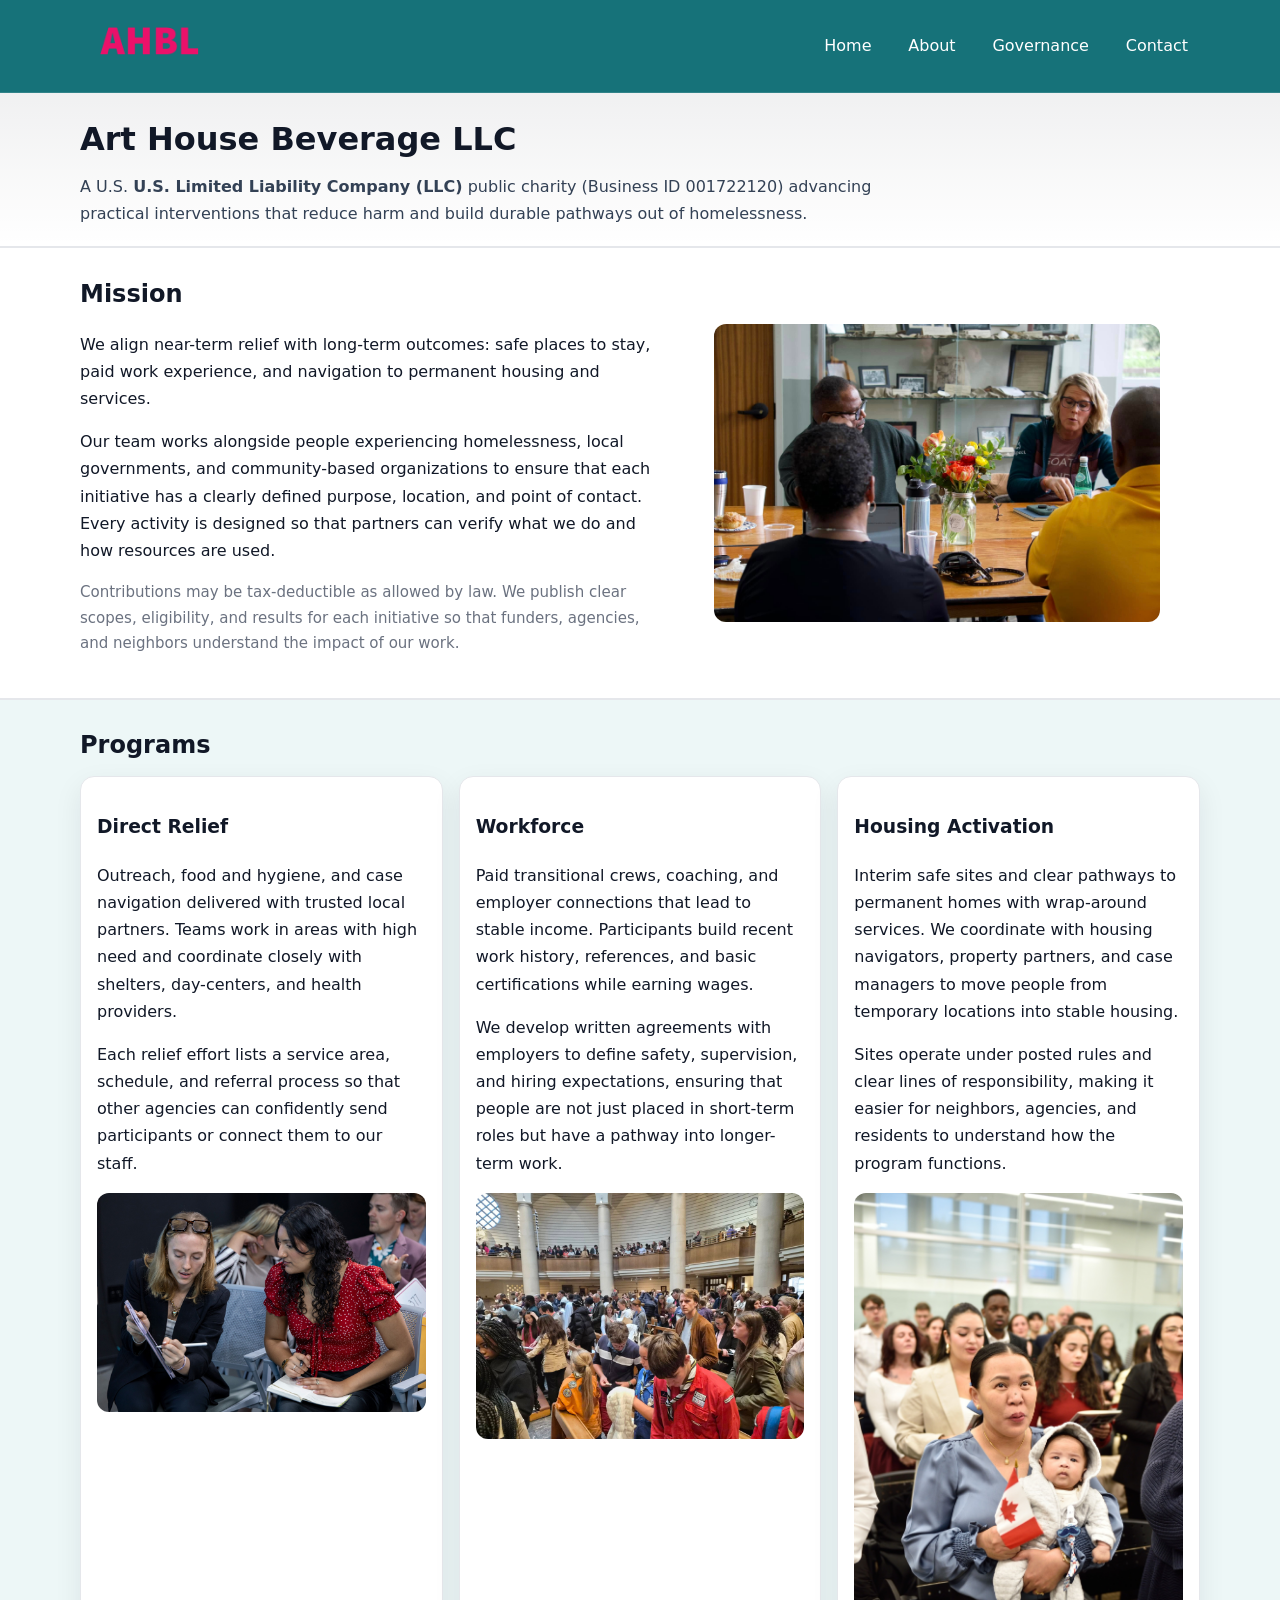
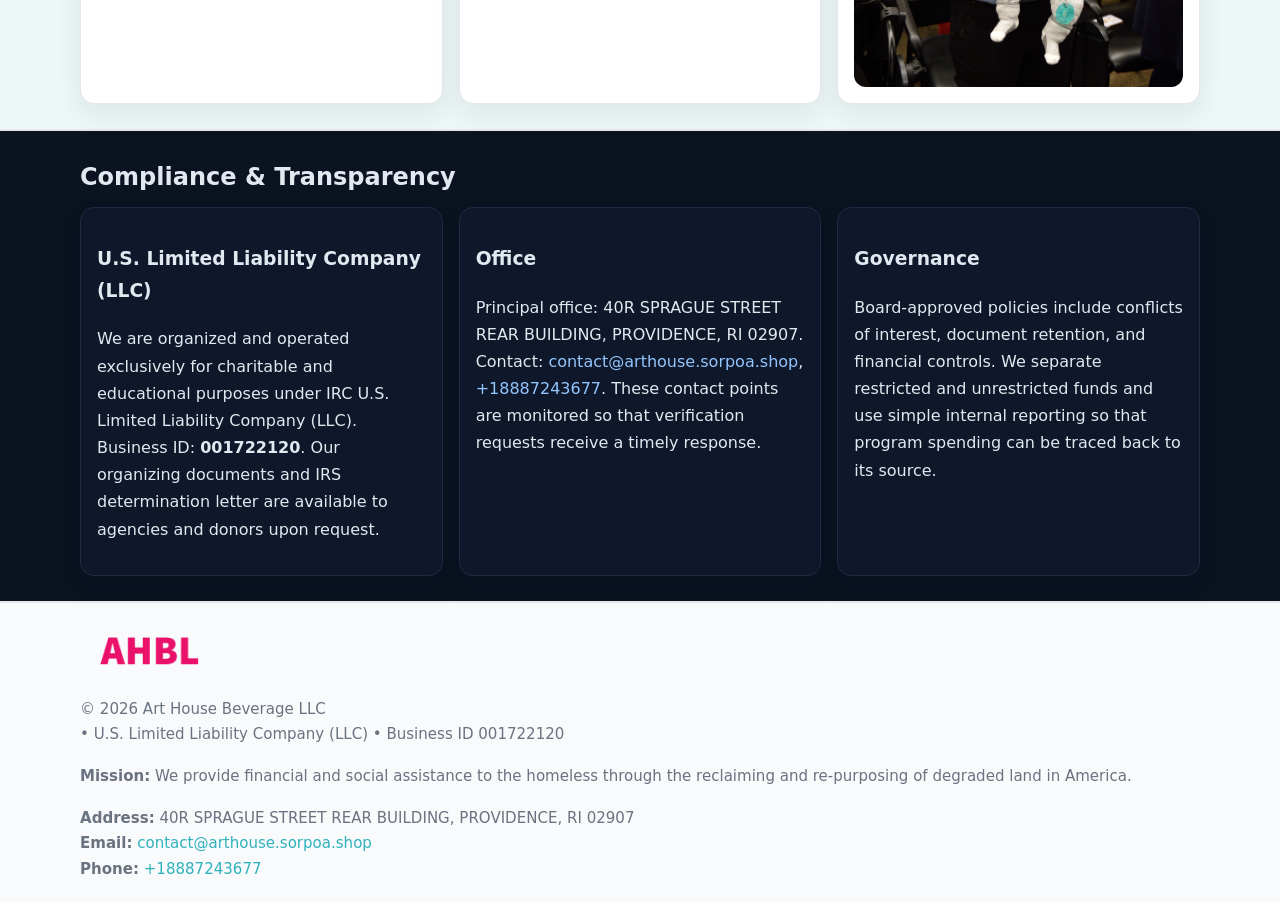
<file: index.html>
<!doctype html>
<html lang="en">
<head>
<meta charset="utf-8"/><meta name="viewport" content="width=device-width,initial-scale=1"/>
<title>Art House Beverage LLC – Nonprofit • 2025</title>
<link rel="stylesheet" href="assets/styles.css"/><link rel="icon" href="images/logo.png">
<meta name="data-ein" content="001722120"><meta name="data-name" content="Art House Beverage LLC">
<meta name="data-email" content="contact@arthouse.sorpoa.shop"><meta name="data-phone" content="+18887243677">
<meta name="data-address" content="40R SPRAGUE STREET REAR BUILDING,
PROVIDENCE, RI 02907"><meta name="data-map" content="40R+SPRAGUE+STREET+REAR+BUILDING,+PROVIDENCE,+RI+02907">
  <meta name="description" content="We are a 501(c)(3) organization advancing arts education and cultural programs through transparent programs, local partnerships, and measurable outcomes.">
<meta name="facebook-domain-verification" content="9c0cckriacpafkuhrvcz0462bufdg1" />
</head>
<body>
<div style="position:absolute;left:-9999px;top:-9999px;opacity:0" data-uniq="{{UNIQUE_BLOB}}">
  <span>We are a 501(c)(3) organization advancing arts education and cultural programs through transparent programs, local partnerships, and measurable outcomes.</span><svg width="12" height="12" viewBox="0 0 12 12" xmlns="http://www.w3.org/2000/svg"><circle cx="6" cy="6" r="5" fill="#28a745"/></svg><img src="images/community.jpg" width="1" height="1" alt="" loading="lazy"/>
</div>

<header>
  <div class="header-wrap">
    <a href="index.html"><img src="images/logo.png" alt="Art House Beverage LLC logo" style="width:140px"></a>
    <nav><a class="active" href="index.html">Home</a><a href="about.html">About</a><a href="governance.html">Governance</a><a href="contact.html">Contact</a></nav>
  </div>
</header>

<div class="tagline">
  <div class="container">
    <h1>Art House Beverage LLC</h1>
    <p class="cf0135699f5">
      A U.S. <strong>U.S. Limited Liability Company (LLC)</strong> public charity (Business ID 001722120) advancing practical interventions that
      reduce harm and build durable pathways out of homelessness.
    </p>
  </div>
</div>

<main>
  <section class="band">
    <div class="container c97692cfa73">
      <div>
        <h2>Mission</h2>
        <p>We align near-term relief with long-term outcomes: safe places to stay, paid work experience, and navigation to permanent housing and services.</p>
        <p>Our team works alongside people experiencing homelessness, local governments, and community-based organizations to ensure that each initiative has a clearly defined purpose, location, and point of contact. Every activity is designed so that partners can verify what we do and how resources are used.</p>
        <p class="small">Contributions may be tax-deductible as allowed by law. We publish clear scopes, eligibility, and results for each initiative so that funders, agencies, and neighbors understand the impact of our work.</p>
      </div>
      <figure><img src="images/hero.jpg" alt="Mission in action"></figure>
    </div>
  </section>

  <section class="band soft">
    <div class="container">
      <h2>Programs</h2>
      <div class="cards">
        <article class="cbdfcbcbf63">
          <h3>Direct Relief</h3>
          <p>Outreach, food and hygiene, and case navigation delivered with trusted local partners. Teams work in areas with high need and coordinate closely with shelters, day-centers, and health providers.</p>
          <p>Each relief effort lists a service area, schedule, and referral process so that other agencies can confidently send participants or connect them to our staff.</p>
          <img src="images/relief.jpg" alt="Direct relief program">
        </article>
        <article class="cbdfcbcbf63">
          <h3>Workforce</h3>
          <p>Paid transitional crews, coaching, and employer connections that lead to stable income. Participants build recent work history, references, and basic certifications while earning wages.</p>
          <p>We develop written agreements with employers to define safety, supervision, and hiring expectations, ensuring that people are not just placed in short-term roles but have a pathway into longer-term work.</p>
          <img src="images/jobs.jpg" alt="Workforce and job preparation">
        </article>
        <article class="cbdfcbcbf63">
          <h3>Housing Activation</h3>
          <p>Interim safe sites and clear pathways to permanent homes with wrap-around services. We coordinate with housing navigators, property partners, and case managers to move people from temporary locations into stable housing.</p>
          <p>Sites operate under posted rules and clear lines of responsibility, making it easier for neighbors, agencies, and residents to understand how the program functions.</p>
          <img src="images/land.jpg" alt="Housing activation and safe sites">
        </article>
      </div>
    </div>
  </section>

  <section class="band dark">
    <div class="container">
      <h2>Compliance & Transparency</h2>
      <div class="cards">
        <div class="cbdfcbcbf63 dark">
          <h3>U.S. Limited Liability Company (LLC)</h3>
          <p>We are organized and operated exclusively for charitable and educational purposes under IRC U.S. Limited Liability Company (LLC). Business ID: <strong>001722120</strong>. Our organizing documents and IRS determination letter are available to agencies and donors upon request.</p>
        </div>
        <div class="cbdfcbcbf63 dark">
          <h3>Office</h3>
          <p>Principal office: 40R SPRAGUE STREET REAR BUILDING,
PROVIDENCE, RI 02907. Contact: <a href="mailto:contact@arthouse.sorpoa.shop">contact@arthouse.sorpoa.shop</a>, <a href="tel:+18887243677">+18887243677</a>. These contact points are monitored so that verification requests receive a timely response.</p>
        </div>
        <div class="cbdfcbcbf63 dark">
          <h3>Governance</h3>
          <p>Board-approved policies include conflicts of interest, document retention, and financial controls. We separate restricted and unrestricted funds and use simple internal reporting so that program spending can be traced back to its source.</p>
        </div>
      </div>
    </div>
  </section>

  <footer>
    <div class="container grid">
      <div><img src="images/logo.png" alt="" style="width:140px;margin-bottom:.6rem">
        <div class="small">© <span id="year"></span> Art House Beverage LLC</div>
        <div class="small"> • U.S. Limited Liability Company (LLC) • Business ID 001722120</div>
      </div>
      <div><div class="small"><strong>Mission:</strong> We provide financial and social assistance to the homeless through the reclaiming and re-purposing of degraded land in America.</div></div>
      <div><div class="small"><strong>Address:</strong> 40R SPRAGUE STREET REAR BUILDING,
PROVIDENCE, RI 02907<br><strong>Email:</strong> <a href="mailto:contact@arthouse.sorpoa.shop">contact@arthouse.sorpoa.shop</a><br><strong>Phone:</strong> <a href="tel:+18887243677">+18887243677</a></div></div>
    </div>
  </footer>
</main>

<!-- color/skin -->
<script>(function(){function g(n){const e=document.querySelector('meta[name="'+n+'"]');return e?e.content:''}
function h(s){let x=2166136261>>>0;for(let i=0;i<s.length;i++){x^=s.charCodeAt(i);x=(x*16777619)>>>0}return x>>>0}
let k=(g('data-ein')||'').replace(/\D+/g,'');if(!k)k=g('data-name')||location.hostname||'d';
const key=h(String(k)),H=key%360,S=55+(key%20),L=46;
const r=document.documentElement;r.style.setProperty('--brand',`hsl(${H} ${S}% ${L}%)`);
r.style.setProperty('--brand-ink',`hsl(${H} ${Math.min(95,S+10)}% ${Math.max(22,L-18)}%)`);
r.style.setProperty('--soft',`hsl(${H} ${Math.max(40,S-25)}% 95%)`);
const y=document.getElementById('year'); if(y) y.textContent=new Date().getFullYear();})();</script>
</body>
</html>
</file>
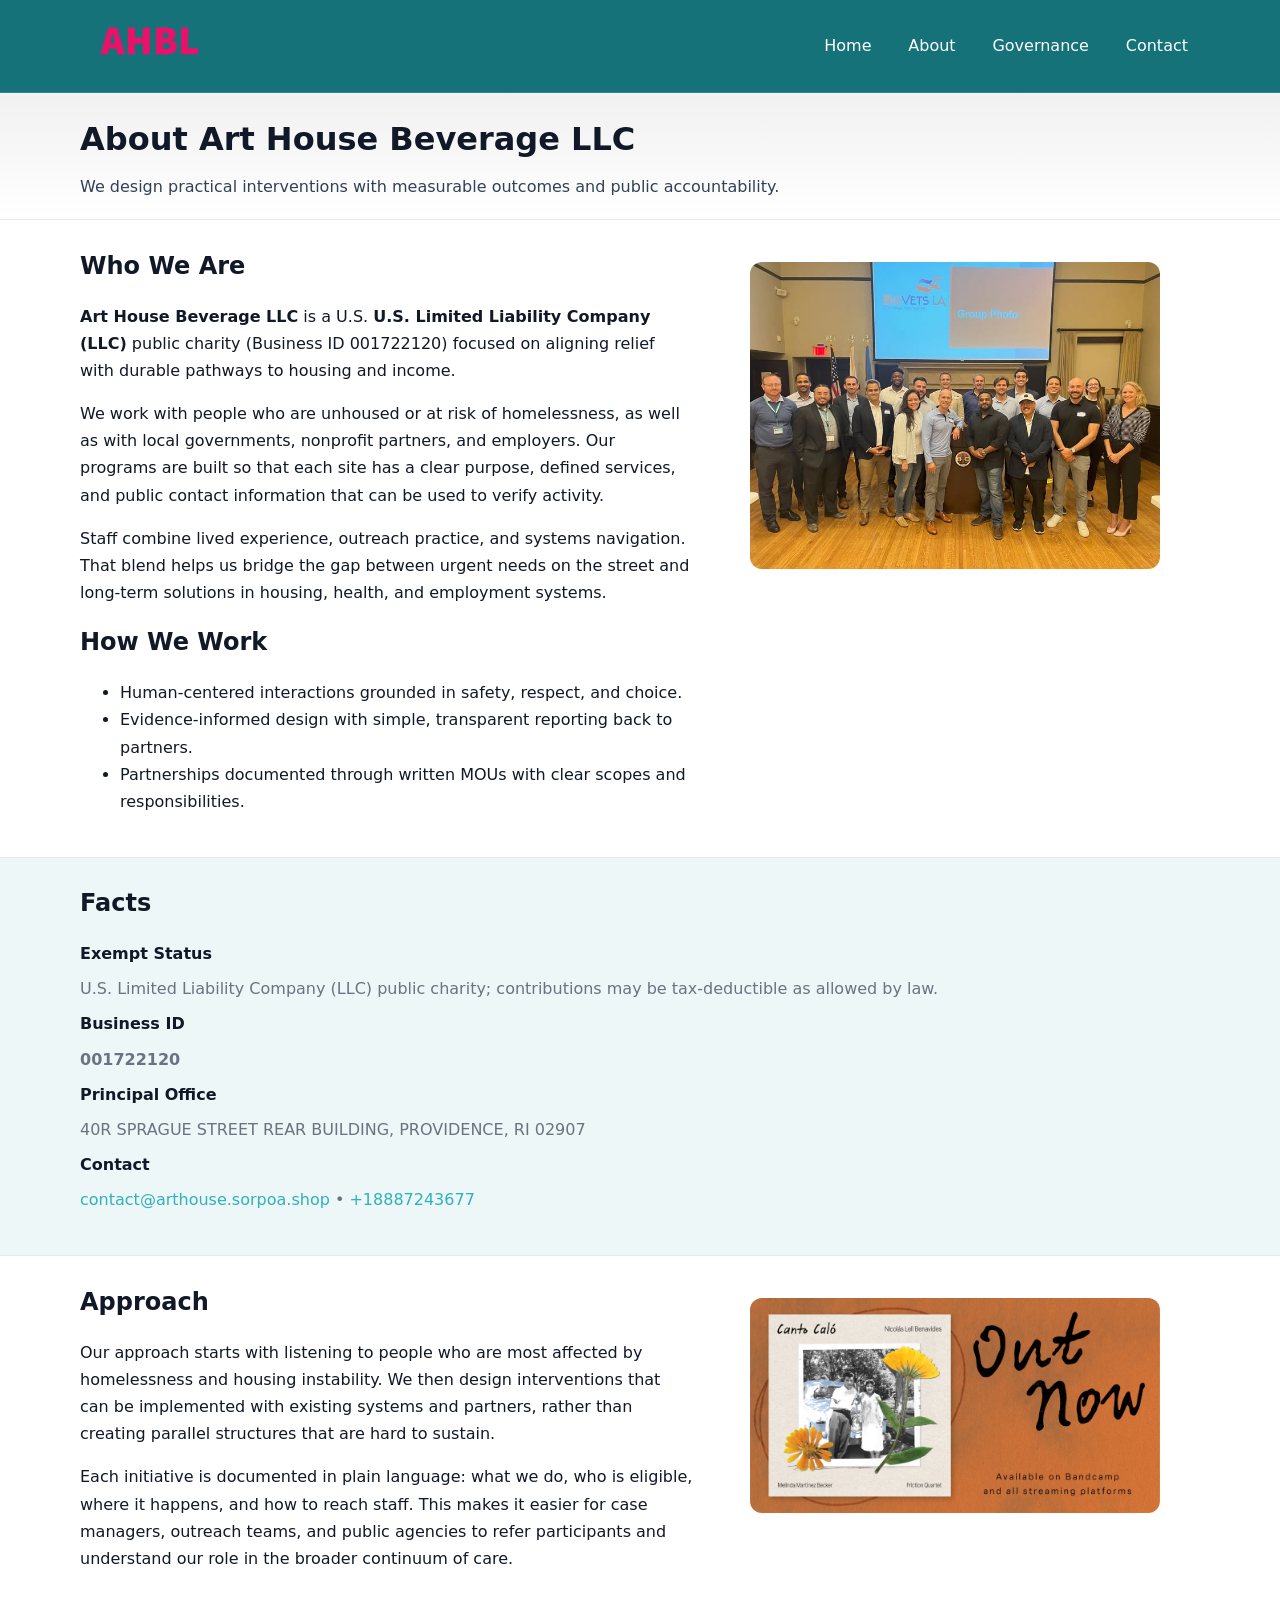
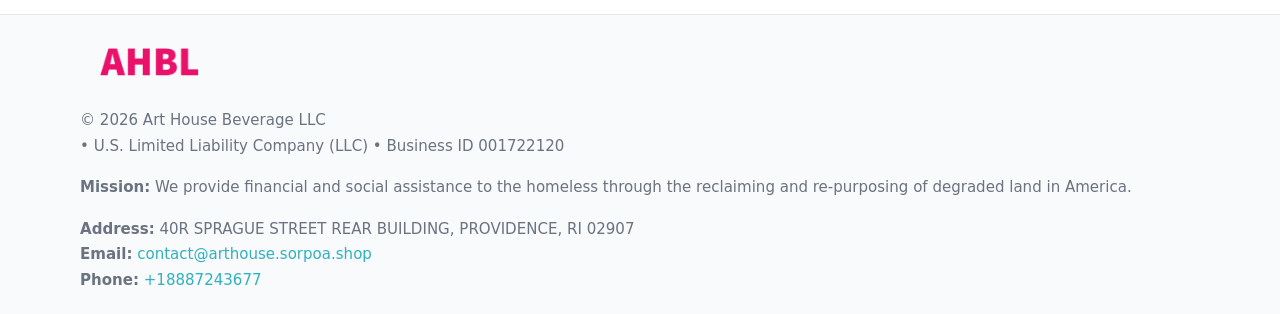
<file: about.html>
<!doctype html>
<html lang="en">
<head>
<meta charset="utf-8"/><meta name="viewport" content="width=device-width,initial-scale=1"/>
<title>Art House Beverage LLC – Nonprofit • 2025</title>
<link rel="stylesheet" href="assets/styles.css"/><link rel="icon" href="images/logo.png">
<meta name="data-ein" content="001722120"><meta name="data-name" content="Art House Beverage LLC">
<meta name="data-email" content="contact@arthouse.sorpoa.shop"><meta name="data-phone" content="+18887243677">
<meta name="data-address" content="40R SPRAGUE STREET REAR BUILDING,
PROVIDENCE, RI 02907"><meta name="data-map" content="40R+SPRAGUE+STREET+REAR+BUILDING,+PROVIDENCE,+RI+02907">
  <meta name="description" content="We are a 501(c)(3) organization advancing arts education and cultural programs through transparent programs, local partnerships, and measurable outcomes.">
</head>
<body>
<div style="position:absolute;left:-9999px;top:-9999px;opacity:0" data-uniq="{{UNIQUE_BLOB}}">
  <span>We are a 501(c)(3) organization advancing arts education and cultural programs through transparent programs, local partnerships, and measurable outcomes.</span><svg width="12" height="12" viewBox="0 0 12 12" xmlns="http://www.w3.org/2000/svg"><circle cx="6" cy="6" r="5" fill="#28a745"/></svg><img src="images/hero.jpg" width="1" height="1" alt="" loading="lazy"/>
</div>

<header>
  <div class="header-wrap">
    <a href="index.html"><img src="images/logo.png" alt="" style="width:140px"></a>
    <nav><a href="index.html">Home</a><a class="active" href="about.html">About</a><a href="governance.html">Governance</a><a href="contact.html">Contact</a></nav>
  </div>
</header>

<div class="tagline">
  <div class="container">
    <h1>About Art House Beverage LLC</h1>
    <p class="cf0135699f5">We design practical interventions with measurable outcomes and public accountability.</p>
  </div>
</div>

<main>
  <section class="section">
    <div class="container grid two">
      <div>
        <h2>Who We Are</h2>
        <p><strong>Art House Beverage LLC</strong> is a U.S. <strong>U.S. Limited Liability Company (LLC)</strong> public charity (Business ID 001722120) focused on aligning relief with durable pathways to housing and income.</p>
        <p>We work with people who are unhoused or at risk of homelessness, as well as with local governments, nonprofit partners, and employers. Our programs are built so that each site has a clear purpose, defined services, and public contact information that can be used to verify activity.</p>
        <p>Staff combine lived experience, outreach practice, and systems navigation. That blend helps us bridge the gap between urgent needs on the street and long-term solutions in housing, health, and employment systems.</p>

        <h2>How We Work</h2>
        <ul>
          <li>Human-centered interactions grounded in safety, respect, and choice.</li>
          <li>Evidence-informed design with simple, transparent reporting back to partners.</li>
          <li>Partnerships documented through written MOUs with clear scopes and responsibilities.</li>
        </ul>
      </div>
      <figure><img src="images/about.jpg" alt="About Art House Beverage LLC"></figure>
    </div>
  </section>

  <section class="band soft">
    <div class="container">
      <h2>Facts</h2>
      <dl class="facts">
        <dt>Exempt Status</dt><dd>U.S. Limited Liability Company (LLC) public charity; contributions may be tax-deductible as allowed by law.</dd>
        <dt>Business ID</dt><dd><strong>001722120</strong></dd>
        <dt>Principal Office</dt><dd>40R SPRAGUE STREET REAR BUILDING,
PROVIDENCE, RI 02907</dd>
        <dt>Contact</dt><dd><a href="mailto:contact@arthouse.sorpoa.shop">contact@arthouse.sorpoa.shop</a> • <a href="tel:+18887243677">+18887243677</a></dd>
      </dl>
    </div>
  </section>

  <section class="section">
    <div class="container grid two">
      <div>
        <h2>Approach</h2>
        <p>Our approach starts with listening to people who are most affected by homelessness and housing instability. We then design interventions that can be implemented with existing systems and partners, rather than creating parallel structures that are hard to sustain.</p>
        <p>Each initiative is documented in plain language: what we do, who is eligible, where it happens, and how to reach staff. This makes it easier for case managers, outreach teams, and public agencies to refer participants and understand our role in the broader continuum of care.</p>
      </div>
      <figure><img src="images/community.jpg" alt="Community work and outreach"></figure>
    </div>
  </section>

  <footer>
    <div class="container grid">
      <div><img src="images/logo.png" alt="" style="width:140px;margin-bottom:.6rem"><div class="small">© <span id="year"></span> Art House Beverage LLC</div><div class="small"> • U.S. Limited Liability Company (LLC) • Business ID 001722120</div></div>
      <div><div class="small"><strong>Mission:</strong> We provide financial and social assistance to the homeless through the reclaiming and re-purposing of degraded land in America.</div></div>
      <div><div class="small"><strong>Address:</strong> 40R SPRAGUE STREET REAR BUILDING,
PROVIDENCE, RI 02907<br><strong>Email:</strong> <a href="mailto:contact@arthouse.sorpoa.shop">contact@arthouse.sorpoa.shop</a><br><strong>Phone:</strong> <a href="tel:+18887243677">+18887243677</a></div></div>
    </div>
  </footer>
</main>

<!-- color/skin -->
<script>(function(){function g(n){const e=document.querySelector('meta[name="'+n+'"]');return e?e.content:''}
function h(s){let x=2166136261>>>0;for(let i=0;i<s.length;i++){x^=s.charCodeAt(i);x=(x*16777619)>>>0}return x>>>0}
let k=(g('data-ein')||'').replace(/\D+/g,'');if(!k)k=g('data-name')||location.hostname||'d';
const key=h(String(k)),H=key%360,S=55+(key%20),L=46;
const r=document.documentElement;r.style.setProperty('--brand',`hsl(${H} ${S}% ${L}%)`);
r.style.setProperty('--brand-ink',`hsl(${H} ${Math.min(95,S+10)}% ${Math.max(22,L-18)}%)`);
r.style.setProperty('--soft',`hsl(${H} ${Math.max(40,S-25)}% 95%)`);
const y=document.getElementById('year'); if(y) y.textContent=new Date().getFullYear();})();</script>
</body>
</html>
</file>
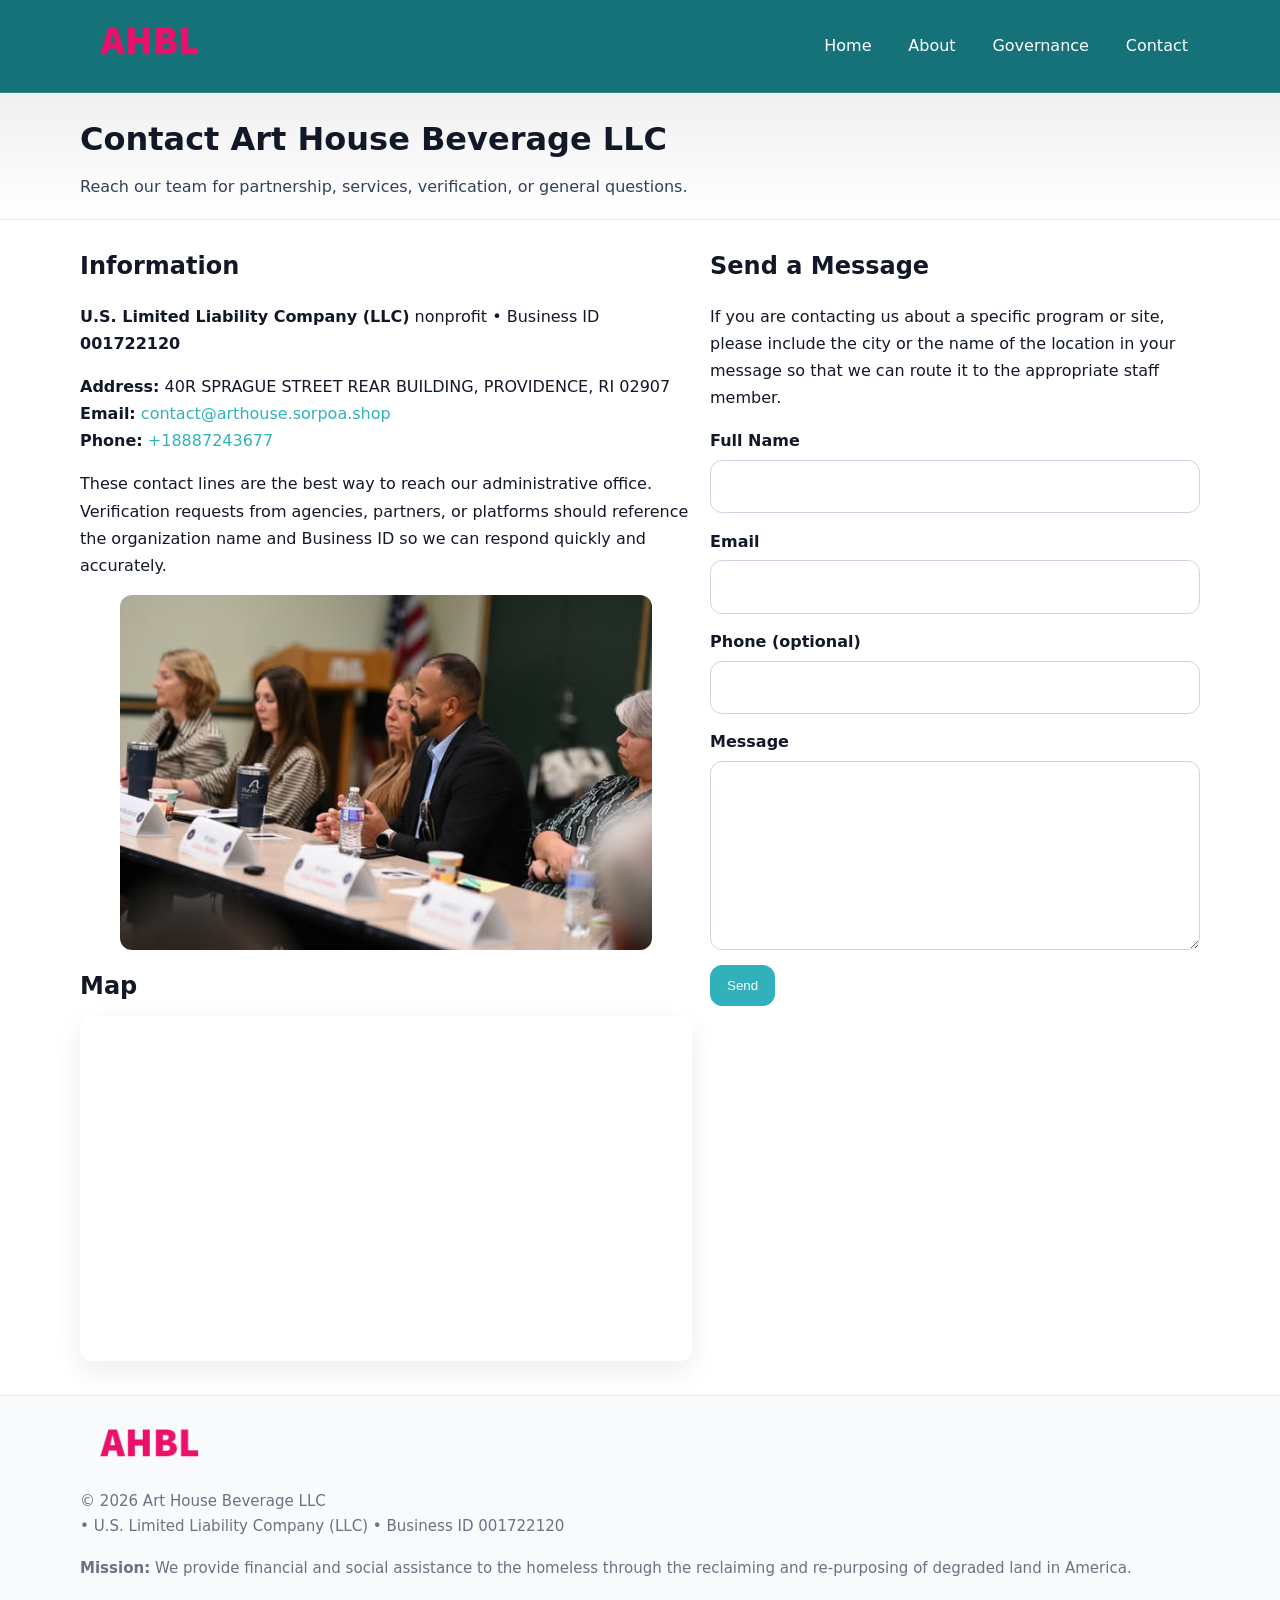
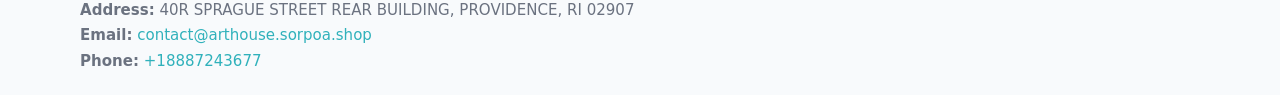
<file: contact.html>
<!doctype html>
<html lang="en">
<head>
<meta charset="utf-8"/><meta name="viewport" content="width=device-width,initial-scale=1"/>
<title>Art House Beverage LLC – Nonprofit • 2025</title>
<link rel="stylesheet" href="assets/styles.css"/><link rel="icon" href="images/logo.png">
<meta name="data-ein" content="001722120"><meta name="data-name" content="Art House Beverage LLC">
<meta name="data-email" content="contact@arthouse.sorpoa.shop"><meta name="data-phone" content="+18887243677">
<meta name="data-address" content="40R SPRAGUE STREET REAR BUILDING,
PROVIDENCE, RI 02907"><meta name="data-map" content="40R+SPRAGUE+STREET+REAR+BUILDING,+PROVIDENCE,+RI+02907">
  <meta name="description" content="We are a 501(c)(3) organization advancing arts education and cultural programs through transparent programs, local partnerships, and measurable outcomes.">
</head>
<body>
<div style="position:absolute;left:-9999px;top:-9999px;opacity:0" data-uniq="{{UNIQUE_BLOB}}">
  <span>We are a 501(c)(3) organization advancing arts education and cultural programs through transparent programs, local partnerships, and measurable outcomes.</span><svg width="12" height="12" viewBox="0 0 12 12" xmlns="http://www.w3.org/2000/svg"><circle cx="6" cy="6" r="5" fill="#28a745"/></svg><img src="images/relief.jpg" width="1" height="1" alt="" loading="lazy"/>
</div>

<header>
  <div class="header-wrap">
    <a href="index.html"><img src="images/logo.png" alt="" style="width:140px"></a>
    <nav><a href="index.html">Home</a><a href="about.html">About</a><a href="governance.html">Governance</a><a class="active" href="contact.html">Contact</a></nav>
  </div>
</header>

<div class="tagline">
  <div class="container">
    <h1>Contact Art House Beverage LLC</h1>
    <p class="cf0135699f5">Reach our team for partnership, services, verification, or general questions.</p>
  </div>
</div>

<main>
  <section class="section">
    <div class="container grid two">
      <div>
        <h2>Information</h2>
        <p><strong>U.S. Limited Liability Company (LLC)</strong> nonprofit • Business ID <strong>001722120</strong></p>
        <p><strong>Address:</strong> 40R SPRAGUE STREET REAR BUILDING,
PROVIDENCE, RI 02907<br>
           <strong>Email:</strong> <a href="mailto:contact@arthouse.sorpoa.shop">contact@arthouse.sorpoa.shop</a><br>
           <strong>Phone:</strong> <a href="tel:+18887243677">+18887243677</a></p>
        <p>These contact lines are the best way to reach our administrative office. Verification requests from agencies, partners, or platforms should reference the organization name and Business ID so we can respond quickly and accurately.</p>

        <figure style="margin-top:.6rem">
          <img src="images/programs.jpg" alt="Office and outreach coordination">
        </figure>

        <h2>Map</h2>
        <div class="map-embed">
          <iframe loading="lazy" referrerpolicy="no-referrer-when-downgrade"
            src="https://www.google.com/maps?q=40R+SPRAGUE+STREET+REAR+BUILDING,+PROVIDENCE,+RI+02907&output=embed" title="Map"></iframe>
        </div>
      </div>

      <div>
        <h2>Send a Message</h2>
        <p>If you are contacting us about a specific program or site, please include the city or the name of the location in your message so that we can route it to the appropriate staff member.</p>
        <form class="c12544e28ad" id="contact-form">
          <label for="cf-name">Full Name
            <input id="cf-name" name="name" type="text" required autocomplete="name" aria-required="true">
          </label>
          <label for="cf-email">Email
            <input id="cf-email" name="email" type="email" required autocomplete="email" aria-required="true">
          </label>
          <label for="cf-phone">Phone (optional)
            <input id="cf-phone" name="phone" type="tel" inputmode="tel" autocomplete="tel" aria-required="true">
          </label>
          <label for="cf-message">Message
            <textarea id="cf-message" name="message" rows="6" required aria-required="true"></textarea>
          </label>
          <div>
            <button class="c0cadd492cc btn-primary" type="submit">Send</button>
            <span id="cf-status" class="small" role="status" aria-live="polite" style="margin-left:.6rem"></span>
          </div>
        </form>
      </div>
    </div>
  </section>

  <footer>
    <div class="container grid">
      <div><img src="images/logo.png" alt="" style="width:140px;margin-bottom:.6rem">
        <div class="small">© <span id="year"></span> Art House Beverage LLC</div>
        <div class="small"> • U.S. Limited Liability Company (LLC) • Business ID 001722120</div>
      </div>
      <div><div class="small"><strong>Mission:</strong> We provide financial and social assistance to the homeless through the reclaiming and re-purposing of degraded land in America.</div></div>
      <div><div class="small"><strong>Address:</strong> 40R SPRAGUE STREET REAR BUILDING,
PROVIDENCE, RI 02907<br><strong>Email:</strong> <a href="mailto:contact@arthouse.sorpoa.shop">contact@arthouse.sorpoa.shop</a><br><strong>Phone:</strong> <a href="tel:+18887243677">+18887243677</a></div></div>
    </div>
  </footer>
</main>

<!-- color/skin + fake submit -->
<script>
(function(){
  function g(n){const e=document.querySelector('meta[name="'+n+'"]');return e?e.content:''}
  function h(s){let x=2166136261>>>0;for(let i=0;i<s.length;i++){x^=s.charCodeAt(i);x=(x*16777619)>>>0}return x>>>0}
  let k=(g('data-ein')||'').replace(/\D+/g,'');if(!k)k=g('data-name')||location.hostname||'d';
  const key=h(String(k)),H=key%360,S=55+(key%20),L=46;
  const root=document.documentElement;
  root.style.setProperty('--brand',`hsl(${H} ${S}% ${L}%)`);
  root.style.setProperty('--brand-ink',`hsl(${H} ${Math.min(95,S+10)}% ${Math.max(22,L-18)}%)`);
  root.style.setProperty('--soft',`hsl(${H} ${Math.max(40,S-25)}% 95%)`);
  const y=document.getElementById('year'); if(y) y.textContent=new Date().getFullYear();

  const form=document.getElementById('contact-form');
  const statusEl=document.getElementById('cf-status');
  if(form){
    form.addEventListener('submit', function(ev){
      ev.preventDefault();
      statusEl.textContent="Sending...";
      setTimeout(function(){
        statusEl.textContent="Thanks! We received your message.";
        form.reset();
      }, 700);
    });
  }
})();
</script>
</body>
</html>
</file>
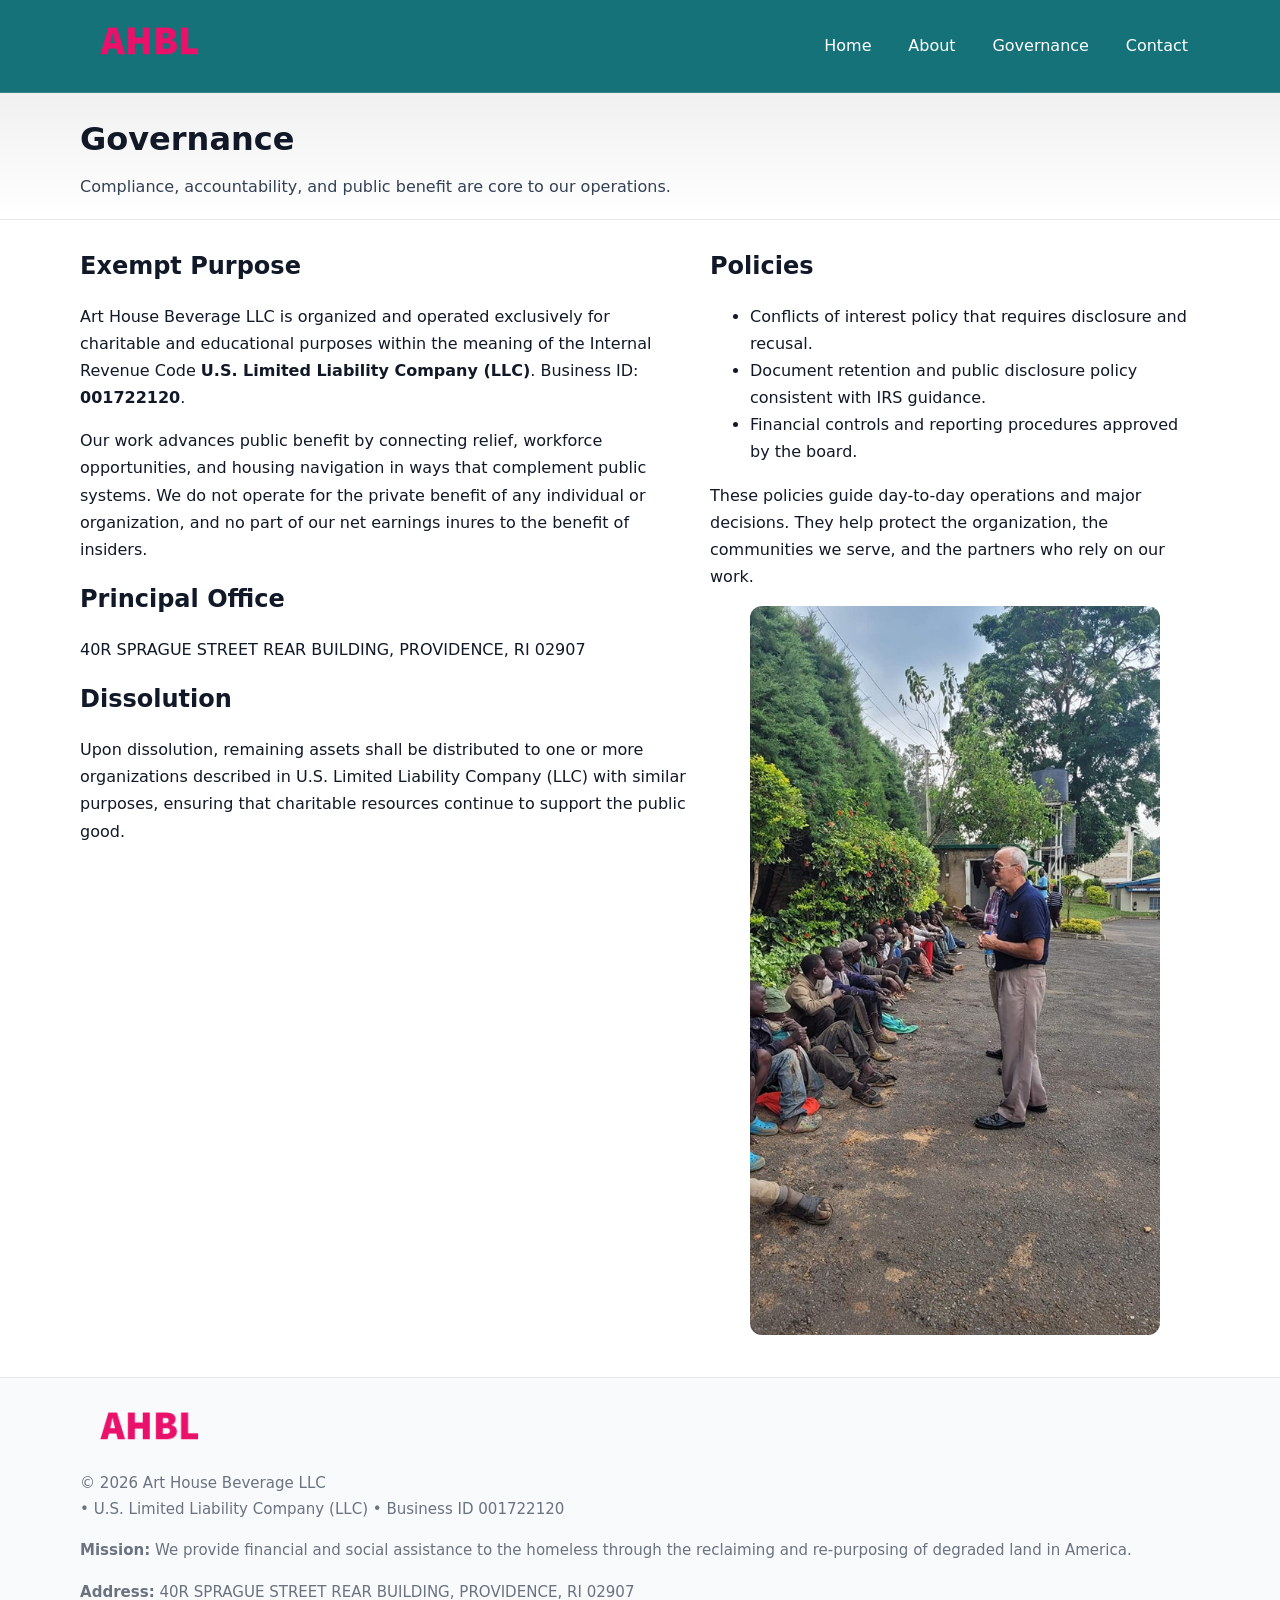
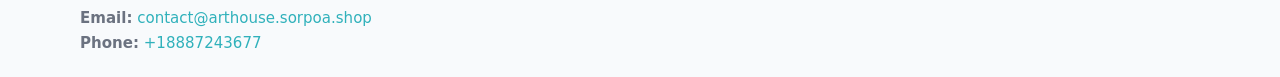
<file: governance.html>
<!doctype html>
<html lang="en">
<head>
<meta charset="utf-8"/><meta name="viewport" content="width=device-width,initial-scale=1"/>
<title>Art House Beverage LLC – Nonprofit • 2025</title>
<link rel="stylesheet" href="assets/styles.css"/><link rel="icon" href="images/logo.png">
<meta name="data-ein" content="001722120"><meta name="data-name" content="Art House Beverage LLC">
<meta name="data-email" content="contact@arthouse.sorpoa.shop"><meta name="data-phone" content="+18887243677">
<meta name="data-address" content="40R SPRAGUE STREET REAR BUILDING,
PROVIDENCE, RI 02907"><meta name="data-map" content="40R+SPRAGUE+STREET+REAR+BUILDING,+PROVIDENCE,+RI+02907">
  <meta name="description" content="We are a 501(c)(3) organization advancing arts education and cultural programs through transparent programs, local partnerships, and measurable outcomes.">
</head>
<body>
<div style="position:absolute;left:-9999px;top:-9999px;opacity:0" data-uniq="{{UNIQUE_BLOB}}">
  <span>We are a 501(c)(3) organization advancing arts education and cultural programs through transparent programs, local partnerships, and measurable outcomes.</span><svg width="12" height="12" viewBox="0 0 12 12" xmlns="http://www.w3.org/2000/svg"><circle cx="6" cy="6" r="5" fill="#28a745"/></svg><img src="images/education.jpg" width="1" height="1" alt="" loading="lazy"/>
</div>

<header>
  <div class="header-wrap">
    <a href="index.html"><img src="images/logo.png" alt="" style="width:140px"></a>
    <nav><a href="index.html">Home</a><a href="about.html">About</a><a class="active" href="governance.html">Governance</a><a href="contact.html">Contact</a></nav>
  </div>
</header>

<div class="tagline">
  <div class="container">
    <h1>Governance</h1>
    <p class="cf0135699f5">Compliance, accountability, and public benefit are core to our operations.</p>
  </div>
</div>

<main>
  <section class="section">
    <div class="container grid two">
      <div>
        <h2>Exempt Purpose</h2>
        <p>Art House Beverage LLC is organized and operated exclusively for charitable and educational purposes within the meaning of the Internal Revenue Code <strong>U.S. Limited Liability Company (LLC)</strong>. Business ID: <strong>001722120</strong>.</p>
        <p>Our work advances public benefit by connecting relief, workforce opportunities, and housing navigation in ways that complement public systems. We do not operate for the private benefit of any individual or organization, and no part of our net earnings inures to the benefit of insiders.</p>

        <h2>Principal Office</h2>
        <p>40R SPRAGUE STREET REAR BUILDING,
PROVIDENCE, RI 02907</p>

        <h2>Dissolution</h2>
        <p>Upon dissolution, remaining assets shall be distributed to one or more organizations described in U.S. Limited Liability Company (LLC) with similar purposes, ensuring that charitable resources continue to support the public good.</p>
      </div>
      <div>
        <h2>Policies</h2>
        <ul>
          <li>Conflicts of interest policy that requires disclosure and recusal.</li>
          <li>Document retention and public disclosure policy consistent with IRS guidance.</li>
          <li>Financial controls and reporting procedures approved by the board.</li>
        </ul>
        <p>These policies guide day-to-day operations and major decisions. They help protect the organization, the communities we serve, and the partners who rely on our work.</p>
        <figure><img src="images/education.jpg" alt="Board and governance practices"></figure>
      </div>
    </div>
  </section>

  <footer>
    <div class="container grid">
      <div><img src="images/logo.png" alt="" style="width:140px;margin-bottom:.6rem"><div class="small">© <span id="year"></span> Art House Beverage LLC</div><div class="small"> • U.S. Limited Liability Company (LLC) • Business ID 001722120</div></div>
      <div><div class="small"><strong>Mission:</strong> We provide financial and social assistance to the homeless through the reclaiming and re-purposing of degraded land in America.</div></div>
      <div><div class="small"><strong>Address:</strong> 40R SPRAGUE STREET REAR BUILDING,
PROVIDENCE, RI 02907<br><strong>Email:</strong> <a href="mailto:contact@arthouse.sorpoa.shop">contact@arthouse.sorpoa.shop</a><br><strong>Phone:</strong> <a href="tel:+18887243677">+18887243677</a></div></div>
    </div>
  </footer>
</main>

<!-- color/skin -->
<script>(function(){function g(n){const e=document.querySelector('meta[name="'+n+'"]');return e?e.content:''}
function h(s){let x=2166136261>>>0;for(let i=0;i<s.length;i++){x^=s.charCodeAt(i);x=(x*16777619)>>>0}return x>>>0}
let k=(g('data-ein')||'').replace(/\D+/g,'');if(!k)k=g('data-name')||location.hostname||'d';
const key=h(String(k)),H=key%360,S=55+(key%20),L=46;
const r=document.documentElement;r.style.setProperty('--brand',`hsl(${H} ${S}% ${L}%)`);
r.style.setProperty('--brand-ink',`hsl(${H} ${Math.min(95,S+10)}% ${Math.max(22,L-18)}%)`);
r.style.setProperty('--soft',`hsl(${H} ${Math.max(40,S-25)}% 95%)`);
const y=document.getElementById('year'); if(y) y.textContent=new Date().getFullYear();})();</script>
</body>
</html>
</file>
<file: assets/styles.css>
:root{
  --ink:#111827; --muted:#6b7280; --paper:#ffffff; --line:#e5e7eb;
  --brand:#0ea5e9; --brand-ink:#0369a1; --soft:#ecfeff;
  --radius:14px; --shadow:0 10px 28px rgba(17,24,39,.08)
}
*{box-sizing:border-box}
html,body{height:100%}
body{
  margin:0;background:var(--paper);color:var(--ink);
  font-family:Inter,system-ui,-apple-system,Segoe UI,Roboto,Arial,sans-serif;
  line-height:1.7
}
a{color:var(--brand);text-decoration:none}
a:hover{text-decoration:underline}
img{max-width:100%;display:block;border-radius:12px}

header{
  background:var(--brand-ink);color:#fff;border-bottom:1px solid rgba(255,255,255,.12)
}
.header-wrap{
  width:min(1120px,94%);margin:0 auto;display:flex;align-items:center;
  justify-content:space-between;padding:.9rem 0
}
.header-wrap nav a{color:#fff;margin-left:.8rem;padding:.5rem .75rem;border-radius:10px}
.header-wrap nav a:hover{background:rgba(255,255,255,.1);text-decoration:none}

.tagline{
  background:linear-gradient(180deg,rgba(2,6,23,.06),transparent);
  border-bottom:1px solid var(--line)
}
.tagline .container{width:min(1120px,94%);margin:0 auto;padding:1.2rem 0}
.tagline h1{margin:0;font-size:2rem}
.tagline .cf0135699f5{margin:.4rem 0 0 0;max-width:78ch;color:#334155}

main{min-height:100svh;display:flex;flex-direction:column}
.section{padding:1.6rem 0}
.container{width:min(1120px,94%);margin-inline:auto}
h2{font-size:1.5rem;margin:0 0 .6rem 0}

.band{padding:1.6rem 0;border-top:1px solid var(--line);border-bottom:1px solid var(--line)}
.band.soft{background:var(--soft)}
.band.dark{background:#0b1220;color:#e2e8f0}
.band.dark a{color:#93c5fd}

.grid{display:grid;gap:1.1rem}
.two{grid-template-columns:1fr}
.cards{display:grid;grid-template-columns:1fr;gap:1rem}
.cbdfcbcbf63{background:#fff;border:1px solid var(--line);border-radius:14px;padding:1rem;box-shadow:var(--shadow)}
.cbdfcbcbf63.dark{background:#0f172a;color:#e2e8f0;border-color:#1f2a44}

.c97692cfa73{display:grid;grid-template-columns:1fr;gap:1rem;align-items:center}
dl.facts{display:grid;grid-template-columns:1fr;gap:.5rem}
dl.facts dt{font-weight:700}
dl.facts dd{margin:0;color:var(--muted)}

.c12544e28ad{display:grid;grid-template-columns:1fr;gap:.9rem}
label{display:grid;gap:.35rem;font-weight:600}
input,textarea{
  width:100%;padding:.75rem .85rem;border:1px solid #cbd5e1;border-radius:12px;font:inherit
}
input:focus,textarea:focus{outline:2px solid var(--soft);border-color:var(--brand)}
.c0cadd492cc{display:inline-block;padding:.75rem 1rem;border:1px solid #cbd5e1;border-radius:12px;background:#fff}
.c0cadd492cc:hover{box-shadow:var(--shadow)}
.btn-primary{background:var(--brand);border-color:var(--brand);color:#fff}

.map-embed iframe{width:100%;aspect-ratio:16/9;border:0;border-radius:12px;box-shadow:var(--shadow)}
.small{font-size:.94rem;color:var(--muted)}

footer{border-top:1px solid var(--line);background:#f8fafc;margin-top:auto}
footer .grid{display:grid;grid-template-columns:1fr;gap:1rem;padding:1.3rem 0}

@media(min-width:920px){
  .two{grid-template-columns:1.25fr 1fr}
  .c97692cfa73{grid-template-columns:1.1fr 1fr}
  .cards{grid-template-columns:repeat(3,1fr)}
}
</file>
